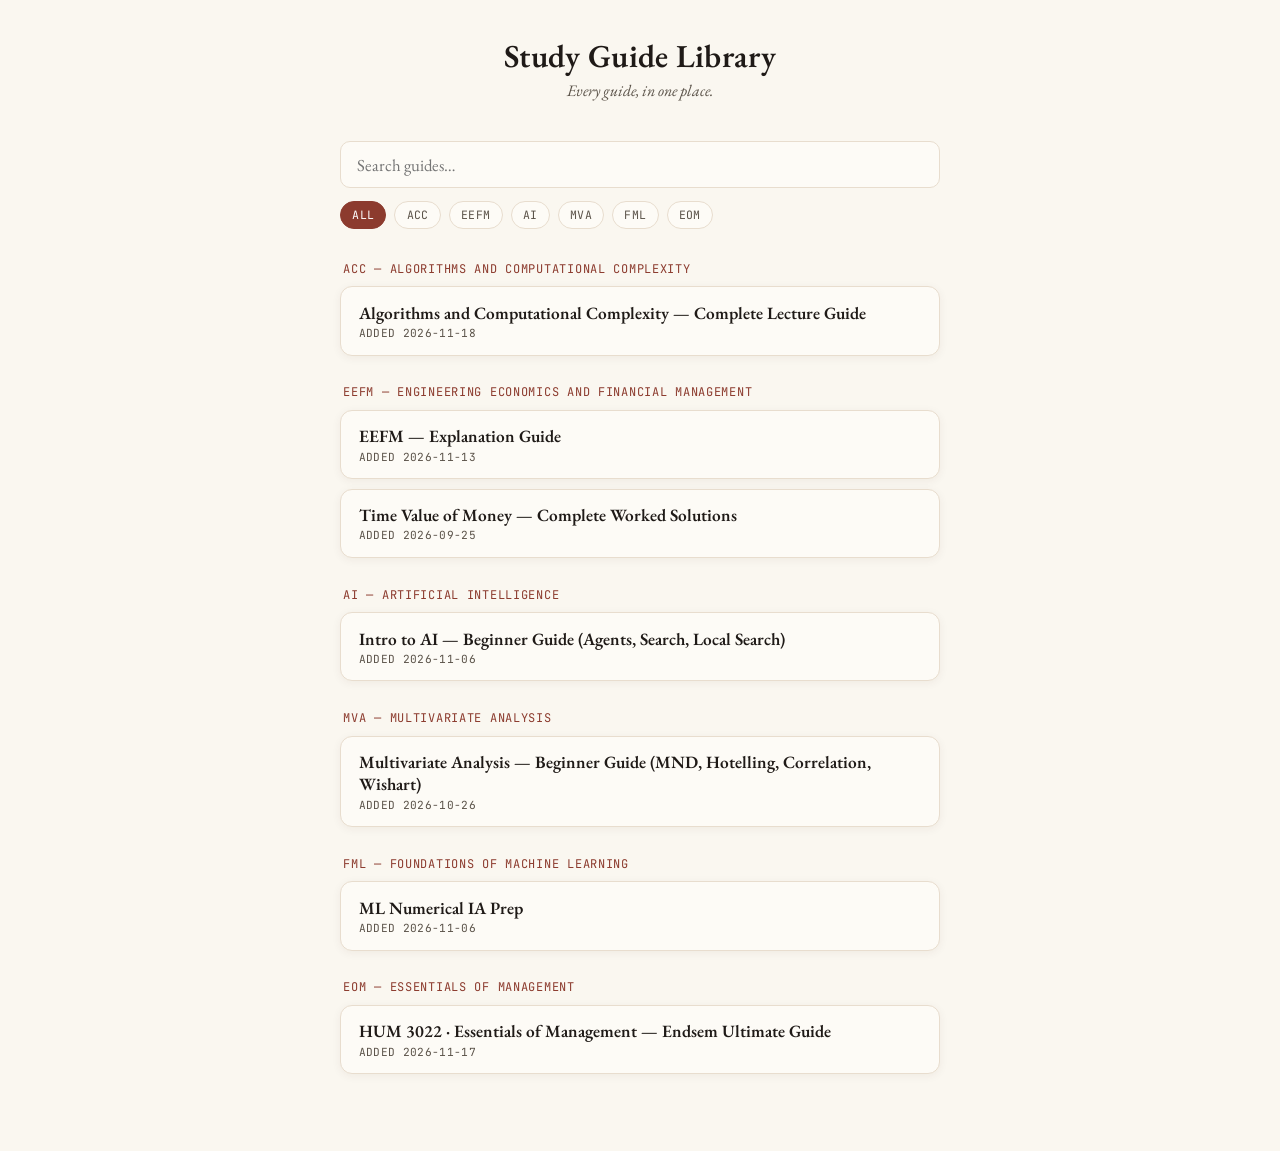
<file: index.html>
<!DOCTYPE html>
<html lang="en">
<head>
  <meta charset="UTF-8" />
  <meta name="viewport" content="width=device-width, initial-scale=1, viewport-fit=cover" />
  <title>Study Guide Library</title>

  <link rel="manifest" href="manifest.json" />
  <meta name="theme-color" content="#8c3b2e" />

  <!-- iOS home screen support -->
  <meta name="apple-mobile-web-app-capable" content="yes" />
  <meta name="apple-mobile-web-app-status-bar-style" content="black-translucent" />
  <meta name="apple-mobile-web-app-title" content="Study Guides" />
  <link rel="apple-touch-icon" href="icons/apple-touch-icon.png" />

  <link rel="icon" href="icons/icon-192.png" />
  <link rel="stylesheet" href="assets/library.css" />
</head>
<body>
  <header class="lib-header">
    <h1>Study Guide Library</h1>
    <p>Every guide, in one place.</p>
  </header>

  <div class="lib-controls">
    <input
      id="lib-search"
      class="lib-search"
      type="search"
      placeholder="Search guides…"
      autocomplete="off"
      autocapitalize="off"
      spellcheck="false"
    />
    <div id="lib-filters" class="lib-filters"></div>
  </div>

  <main class="lib-main">
    <div id="lib-list"></div>
  </main>

  <div id="lib-offline-badge" class="lib-offline-badge"></div>

  <script src="assets/library.js"></script>
</body>
</html>
</file>
<file: assets/library.css>
@import url('https://fonts.googleapis.com/css2?family=EB+Garamond:ital,wght@0,400;0,500;0,600;0,700;1,400&family=JetBrains+Mono:wght@400;500;600&display=swap');

:root {
  --bg: #faf7f0;
  --bg-card: #fdfbf6;
  --ink: #1f1a17;
  --ink-soft: #5a5248;
  --accent: #8c3b2e;
  --accent-soft: #f6eee9;
  --border: #e8ddce;
  --shadow: 0 2px 10px rgba(60, 40, 20, 0.06);
}

* { box-sizing: border-box; }

html, body {
  margin: 0;
  padding: 0;
  background: var(--bg);
  color: var(--ink);
  font-family: 'EB Garamond', Georgia, 'Times New Roman', serif;
}

body {
  min-height: 100vh;
  padding-bottom: 3rem;
}

@media (display-mode: standalone) {
  body {
    padding-top: env(safe-area-inset-top);
  }
}

header.lib-header {
  padding: 2.2rem 1.5rem 1rem;
  text-align: center;
}

header.lib-header h1 {
  margin: 0 0 0.2rem;
  font-size: 2rem;
  font-weight: 600;
  letter-spacing: 0.01em;
}

header.lib-header p {
  margin: 0;
  color: var(--ink-soft);
  font-size: 1rem;
  font-style: italic;
}

.lib-controls {
  max-width: 640px;
  margin: 1.5rem auto 0;
  padding: 0 1.25rem;
}

.lib-search {
  width: 100%;
  padding: 0.7rem 1rem;
  font-family: 'EB Garamond', serif;
  font-size: 1.05rem;
  border: 1px solid var(--border);
  border-radius: 10px;
  background: var(--bg-card);
  color: var(--ink);
  outline: none;
  transition: border-color 0.15s ease;
}

.lib-search:focus {
  border-color: var(--accent);
}

.lib-filters {
  display: flex;
  flex-wrap: wrap;
  gap: 0.5rem;
  margin-top: 0.8rem;
}

.lib-filter-chip {
  font-family: 'JetBrains Mono', monospace;
  font-size: 0.72rem;
  letter-spacing: 0.03em;
  text-transform: uppercase;
  padding: 0.35rem 0.7rem;
  border-radius: 20px;
  border: 1px solid var(--border);
  background: var(--bg-card);
  color: var(--ink-soft);
  cursor: pointer;
  user-select: none;
}

.lib-filter-chip.active {
  background: var(--accent);
  border-color: var(--accent);
  color: #fff;
}

main.lib-main {
  max-width: 640px;
  margin: 2rem auto 0;
  padding: 0 1.25rem;
}

.lib-group {
  margin-bottom: 1.8rem;
}

.lib-group-title {
  font-family: 'JetBrains Mono', monospace;
  font-size: 0.75rem;
  letter-spacing: 0.06em;
  text-transform: uppercase;
  color: var(--accent);
  margin: 0 0 0.6rem 0.2rem;
}

.lib-card {
  display: block;
  background: var(--bg-card);
  border: 1px solid var(--border);
  border-radius: 12px;
  padding: 0.9rem 1.1rem;
  margin-bottom: 0.6rem;
  text-decoration: none;
  color: inherit;
  box-shadow: var(--shadow);
  transition: transform 0.12s ease, box-shadow 0.12s ease;
}

.lib-card:active {
  transform: scale(0.99);
}

.lib-card-title {
  font-size: 1.08rem;
  font-weight: 600;
  margin: 0 0 0.15rem;
}

.lib-card-meta {
  font-family: 'JetBrains Mono', monospace;
  font-size: 0.7rem;
  color: var(--ink-soft);
  text-transform: uppercase;
  letter-spacing: 0.03em;
}

.lib-empty {
  text-align: center;
  color: var(--ink-soft);
  font-style: italic;
  padding: 2.5rem 1rem;
}

.lib-offline-badge {
  display: none;
  position: fixed;
  bottom: 1rem;
  left: 50%;
  transform: translateX(-50%);
  background: var(--ink);
  color: #fff;
  font-family: 'JetBrains Mono', monospace;
  font-size: 0.72rem;
  letter-spacing: 0.03em;
  text-transform: uppercase;
  padding: 0.5rem 1rem;
  border-radius: 20px;
  box-shadow: var(--shadow);
}

.lib-offline-badge.show {
  display: block;
}

@media (prefers-color-scheme: dark) {
  :root {
    --bg: #16130f;
    --bg-card: #1f1b16;
    --ink: #f2ece1;
    --ink-soft: #b8aa96;
    --accent: #d98a6f;
    --accent-soft: #2b211b;
    --border: #33291f;
    --shadow: 0 2px 10px rgba(0, 0, 0, 0.3);
  }
}
</file>
